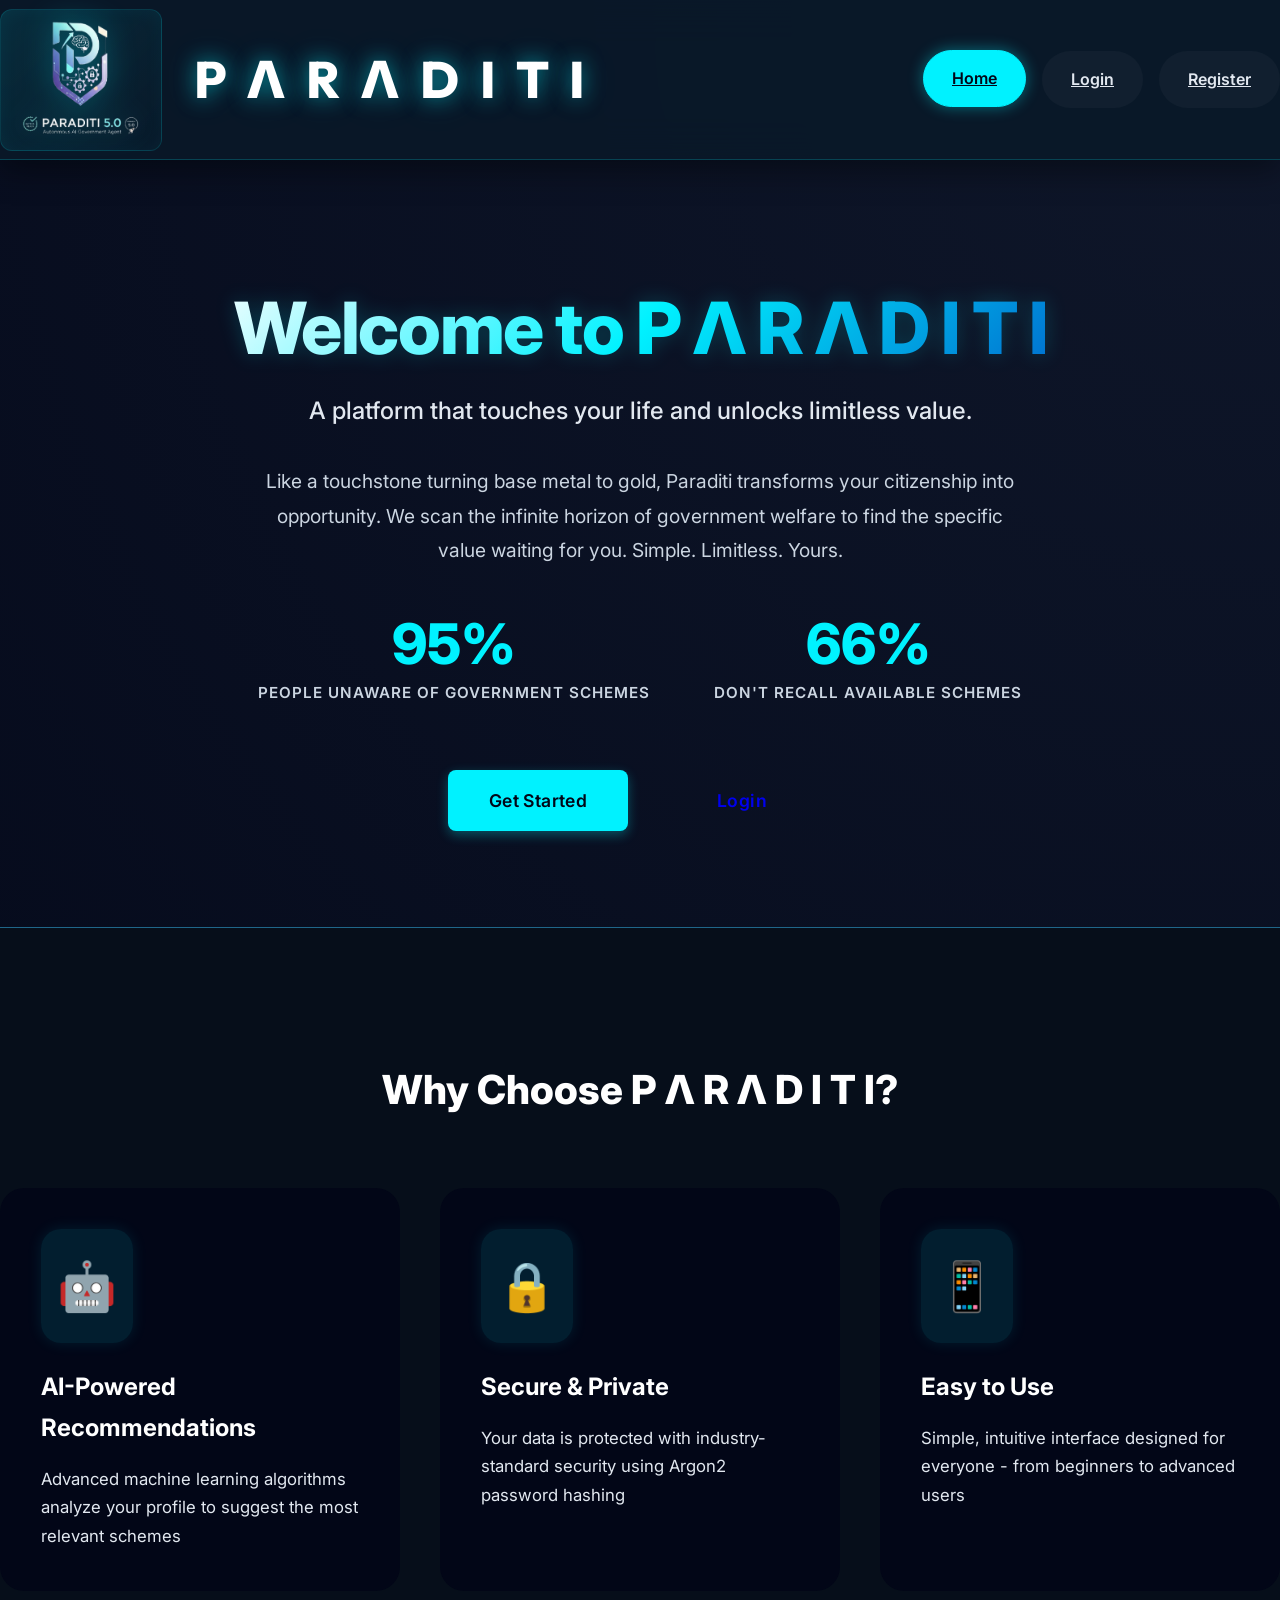
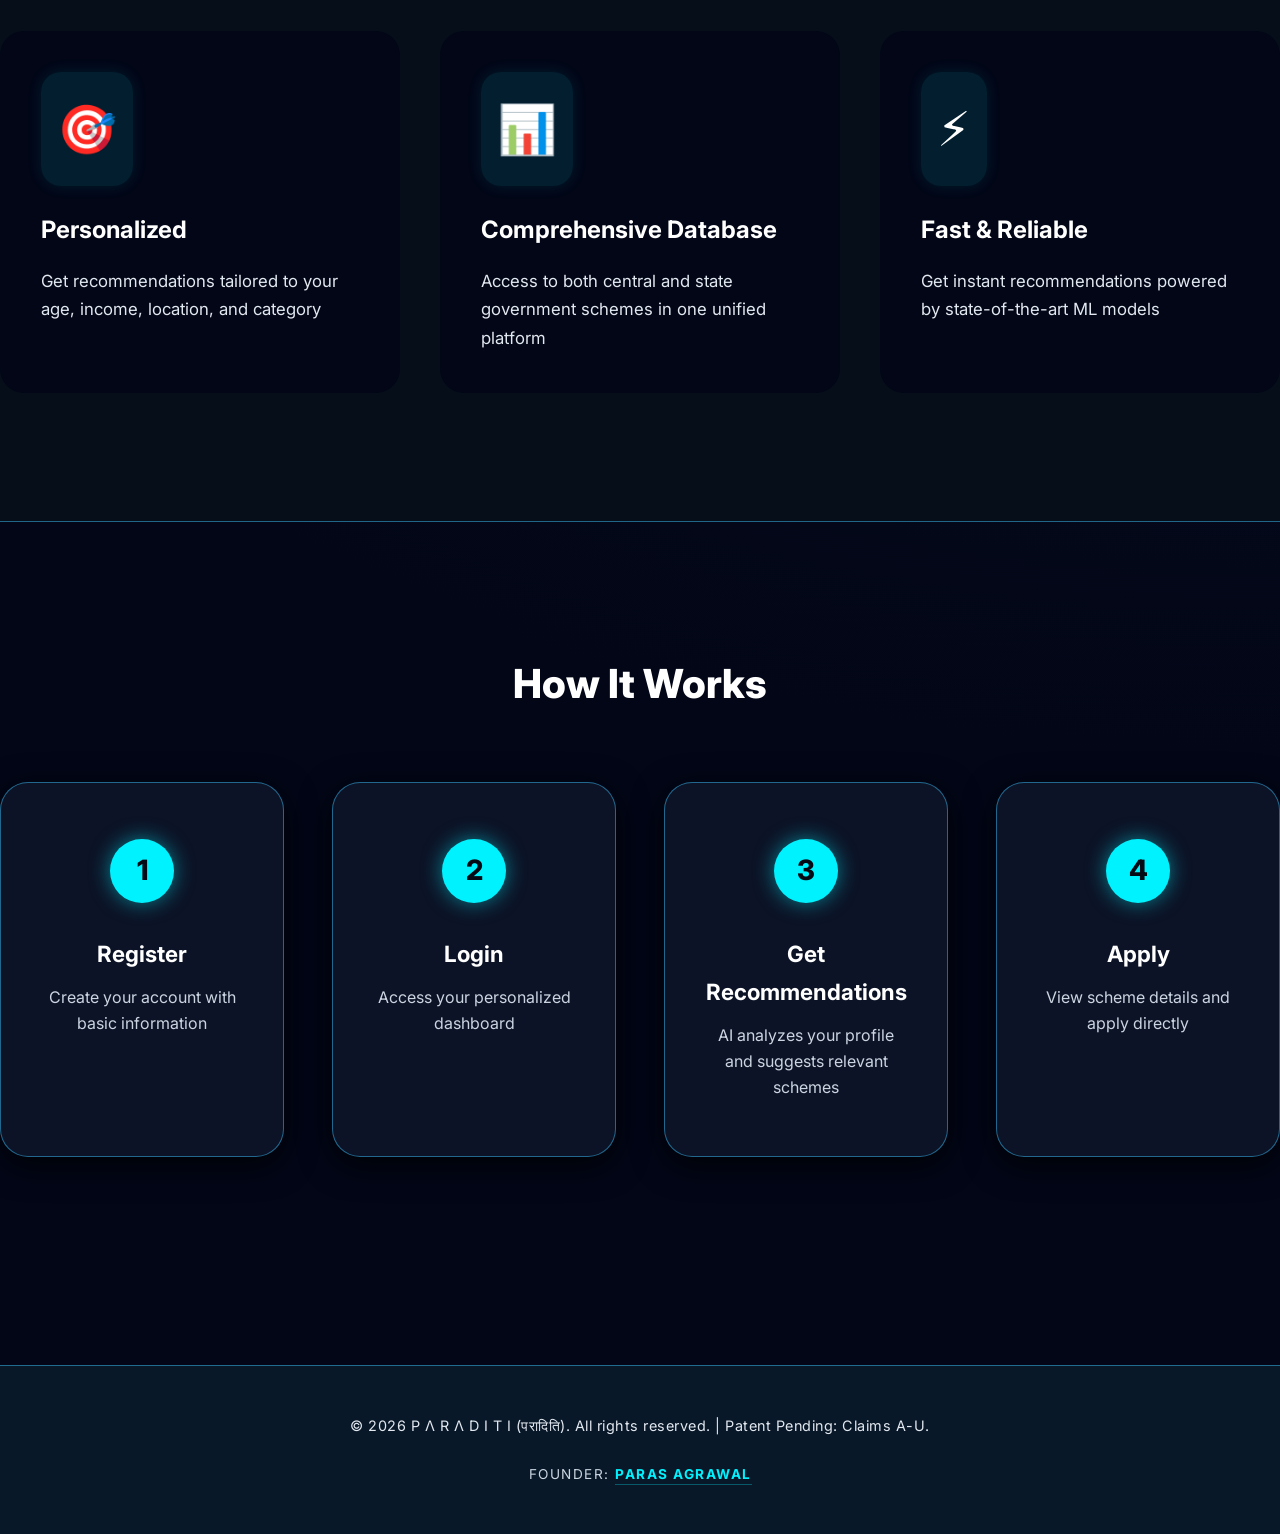
<file: frontend/index.html>
<!DOCTYPE html>
<html lang="en">

<head>
    <meta charset="UTF-8">
    <meta name="viewport" content="width=device-width, initial-scale=1.0">
    <title>P &Lambda; R &Lambda; D I T I (परादिति) - AI-Powered Government Scheme Recommender</title>
    <link rel="icon" type="image/png" href="logo.png">
    <link rel="preconnect" href="https://fonts.googleapis.com">
    <link rel="preconnect" href="https://fonts.gstatic.com" crossorigin>
    <link
        href="https://fonts.googleapis.com/css2?family=Internal:wght@100&family=Outfit:wght@300;400;500;600;700;800&family=Inter:wght@400;500;600&display=swap"
        rel="stylesheet">
    <link rel="stylesheet" href="styles.css">
</head>

<body>
    <nav class="navbar">
        <div class="container">
            <a href="index.html" class="nav-brand">
                <div class="logo-display-slot">
                    <img src="logo.png" alt="P Λ R Λ D I T I Logo" class="brand-logo-img">
                </div>
                <div class="brand-info">
                    <span class="brand-name">P &Lambda; R &Lambda; D I T I</span>
                </div>
            </a>
            <div class="nav-links">
                <a href="index.html" class="active">Home</a>
                <a href="login.html">Login</a>
                <a href="register.html">Register</a>
            </div>
        </div>
    </nav>

    <main>
        <section class="hero">
            <div class="container">
                <div class="hero-content">
                    <h2>Welcome to P &Lambda; R &Lambda; D I T I</h2>
                    <p class="hero-subtitle">A platform that touches your life and unlocks limitless value.</p>
                    <p class="hero-description">
                        Like a touchstone turning base metal to gold, Paraditi transforms your citizenship into
                        opportunity.
                        We scan the infinite horizon of government welfare to find the specific value waiting for you.
                        Simple. Limitless. Yours.
                    </p>
                    <div class="hero-stats">
                        <div class="stat">
                            <h3>95%</h3>
                            <p>People unaware of government schemes</p>
                        </div>
                        <div class="stat">
                            <h3>66%</h3>
                            <p>Don't recall available schemes</p>
                        </div>
                    </div>
                    <div class="hero-cta">
                        <a href="register.html" class="btn btn-primary">Get Started</a>
                        <a href="login.html" class="btn btn-secondary">Login</a>
                    </div>
                </div>
            </div>
        </section>

        <section class="features">
            <div class="container">
                <h2 class="section-title">Why Choose P &Lambda; R &Lambda; D I T I?</h2>
                <div class="features-grid">
                    <div class="feature-card">
                        <div class="feature-icon">🤖</div>
                        <h3>AI-Powered Recommendations</h3>
                        <p>Advanced machine learning algorithms analyze your profile to suggest the most relevant
                            schemes</p>
                    </div>
                    <div class="feature-card">
                        <div class="feature-icon">🔒</div>
                        <h3>Secure & Private</h3>
                        <p>Your data is protected with industry-standard security using Argon2 password hashing</p>
                    </div>
                    <div class="feature-card">
                        <div class="feature-icon">📱</div>
                        <h3>Easy to Use</h3>
                        <p>Simple, intuitive interface designed for everyone - from beginners to advanced users</p>
                    </div>
                    <div class="feature-card">
                        <div class="feature-icon">🎯</div>
                        <h3>Personalized</h3>
                        <p>Get recommendations tailored to your age, income, location, and category</p>
                    </div>
                    <div class="feature-card">
                        <div class="feature-icon">📊</div>
                        <h3>Comprehensive Database</h3>
                        <p>Access to both central and state government schemes in one unified platform</p>
                    </div>
                    <div class="feature-card">
                        <div class="feature-icon">⚡</div>
                        <h3>Fast & Reliable</h3>
                        <p>Get instant recommendations powered by state-of-the-art ML models</p>
                    </div>
                </div>
            </div>
        </section>

        <section class="how-it-works">
            <div class="container">
                <h2 class="section-title">How It Works</h2>
                <div class="steps">
                    <div class="step">
                        <div class="step-number">1</div>
                        <h3>Register</h3>
                        <p>Create your account with basic information</p>
                    </div>
                    <div class="step">
                        <div class="step-number">2</div>
                        <h3>Login</h3>
                        <p>Access your personalized dashboard</p>
                    </div>
                    <div class="step">
                        <div class="step-number">3</div>
                        <h3>Get Recommendations</h3>
                        <p>AI analyzes your profile and suggests relevant schemes</p>
                    </div>
                    <div class="step">
                        <div class="step-number">4</div>
                        <h3>Apply</h3>
                        <p>View scheme details and apply directly</p>
                    </div>
                </div>
            </div>
        </section>

    </main>

    <footer>
        <div class="container">
            <div class="footer-content">
                <p class="footer-info">&copy; 2026 P &Lambda; R &Lambda; D I T I (परादिति). All rights reserved. |
                    Patent Pending: Claims A-U.</p>
                <div class="footer-founder">
                    Founder: <span class="founder-name">PARAS AGRAWAL</span>
                </div>
            </div>
        </div>
    </footer>

    <script src="app.js"></script>
</body>

</html>
</file>
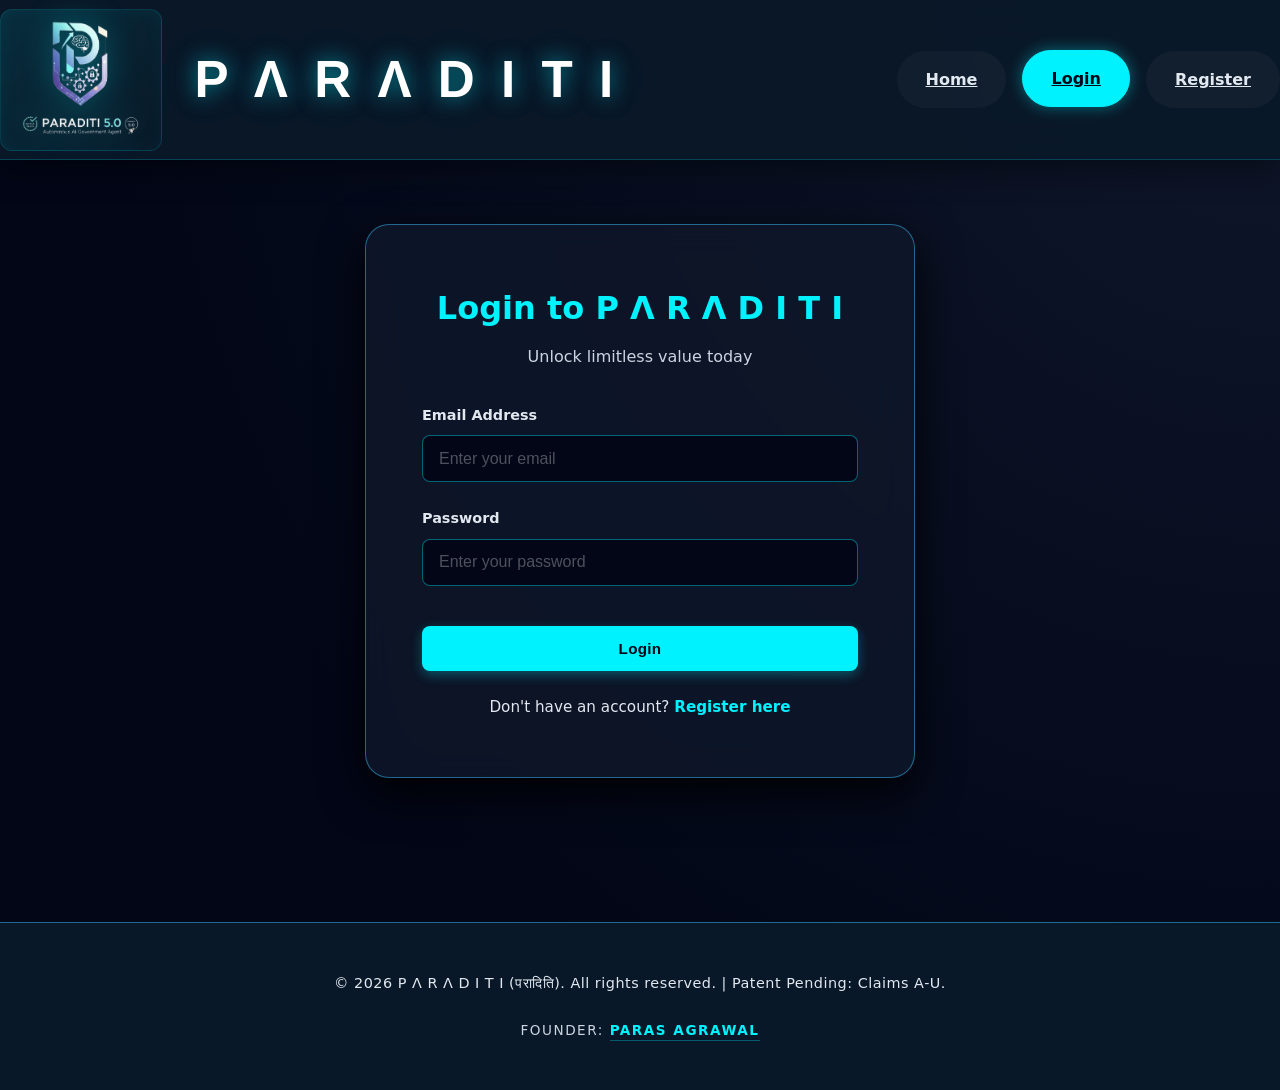
<file: frontend/dashboard.html>
<!DOCTYPE html>
<html lang="en">

<head>
    <meta charset="UTF-8">
    <meta name="viewport" content="width=device-width, initial-scale=1.0">
    <title>Dashboard - P &Lambda; R &Lambda; D I T I (परादिति)</title>
    <link rel="icon" type="image/png" href="logo.png">
    <link rel="stylesheet" href="styles.css">
</head>

<body>
    <nav class="navbar">
        <div class="container">
            <a href="index.html" class="nav-brand">
                <div class="logo-display-slot">
                    <img src="logo.png" alt="P Λ R Λ D I T I Logo" class="brand-logo-img">
                </div>
                <div class="brand-info">
                    <span class="brand-name">P &Lambda; R &Lambda; D I T I</span>
                </div>
            </a>
            <div class="nav-links">
                <a href="dashboard.html" class="active">Dashboard</a>
                <a href="#" id="profileLink">Profile</a>
                <a href="#" id="logoutLink">Logout</a>
            </div>
        </div>
    </nav>

    <main class="dashboard-container">
        <div class="container">
            <div class="dashboard-header">
                <h2>Welcome, <span id="userName">User</span>!</h2>
                <p>Unlock limitless value with your personalized recommendations</p>
            </div>

            <div class="stats-grid">
                <div class="stat-card">
                    <h3 id="viewedCount">0</h3>
                    <p>Schemes Viewed</p>
                </div>
                <div class="stat-card">
                    <h3 id="appliedCount">0</h3>
                    <p>Schemes Applied</p>
                </div>
                <div class="stat-card ubs-card"
                    title="Universal Beneficiary Score: Your readiness for government benefits">
                    <div class="ubs-score-container">
                        <h3 id="ubsScore">0</h3>
                        <span class="ubs-label">UBS</span>
                    </div>
                    <p>Beneficiary Score</p>
                </div>
                <div class="stat-card">
                    <h3 id="totalSchemes">0</h3>
                    <p>Total Available</p>
                </div>
            </div>

            <div class="life-journey-section" style="margin-bottom: 2rem;">
                <div style="display: flex; justify-content: space-between; align-items: center; margin-bottom: 1.5rem;">
                    <h3>🛤️ Your Welfare Life Journey</h3>
                    <button class="btn btn-sm btn-outline" onclick="loadLifeJourney()">Refresh Roadmap</button>
                </div>
                <div class="journey-timeline" id="journeyTimeline">
                    <div class="loading">Mapping your life events to schemes...</div>
                </div>
            </div>

            <!-- Economic Mobility Roadmap (Claim M & N) -->
            <div class="mobility-section"
                style="margin-bottom: 3rem; background: linear-gradient(135deg, rgba(0, 242, 255, 0.05) 0%, rgba(121, 40, 202, 0.05) 100%); border: 1px solid rgba(0, 242, 255, 0.1); padding: 2rem; border-radius: 24px;">
                <div style="display: flex; justify-content: space-between; align-items: center; margin-bottom: 1.5rem;">
                    <h3>🚀 Economic Mobility & ROI</h3>
                    <button class="btn btn-sm btn-outline" onclick="loadMobilityRoadmap()">Show Growth Path</button>
                </div>
                <div id="mobilityRoadmap" class="mobility-grid"
                    style="display: grid; grid-template-columns: 1fr 2fr; gap: 2rem;">
                    <div class="roi-card"
                        style="background: var(--card-bg); padding: 1.5rem; border-radius: 16px; border: 1px solid var(--glass-border);">
                        <p style="font-size: 0.8rem; opacity: 0.7; margin: 0;">Projected Income Growth</p>
                        <h2 id="projectedROI" style="margin: 0.5rem 0; color: var(--secondary-color);">₹0</h2>
                        <span id="roiPercentage" class="badge badge-success">0% ROI</span>
                    </div>
                    <div class="path-sequence" id="pathSequence"
                        style="background: var(--card-bg); padding: 1.5rem; border-radius: 16px; border: 1px solid var(--glass-border); display: flex; align-items: center; gap: 1rem;">
                        <span style="opacity: 0.6;">Apply for common schemes to unlock your personalized economic
                            graduation path.</span>
                    </div>
                </div>
            </div>

            <!-- Document Management Dashboard (Claim G: Intelligent Document Orchestrator) -->
            <div class="doc-dashboard-section" style="margin-bottom: 2rem;">
                <!-- 1. Document Overview Widget -->
                <div class="doc-overview-card"
                    style="background: linear-gradient(135deg, var(--secondary-color) 0%, var(--bg-color) 100%); color: white; padding: 2.5rem; border-radius: 20px; display: flex; justify-content: space-between; align-items: center; border: 1px solid var(--glass-border); box-shadow: var(--shadow-glow);">
                    <div>
                        <h3 style="margin: 0 0 0.5rem 0; font-size: 1.5rem;">📊 Your Smart Document Hub</h3>
                        <p style="margin: 0; opacity: 0.9; font-size: 0.9rem;">AI-Managed Repository • 2 Claims Pending
                            • <span id="docTotalCount">0</span> Documents</p>
                    </div>
                    <div style="display: flex; gap: 2rem; text-align: center;">
                        <div>
                            <div style="font-size: 1.5rem; font-weight: 700;" id="docVerifiedCount">0</div>
                            <div style="font-size: 0.8rem; opacity: 0.8;">Verified</div>
                        </div>
                        <div>
                            <div style="font-size: 1.5rem; font-weight: 700; color: #fca5a5;" id="docExpiringCount">0
                            </div>
                            <div style="font-size: 0.8rem; opacity: 0.8;">Expiring</div>
                        </div>
                        <div>
                            <div style="font-size: 1.5rem; font-weight: 700; color: #fdba74;" id="docMissingCount">0
                            </div>
                            <div style="font-size: 0.8rem; opacity: 0.8;">Missing</div>
                        </div>
                    </div>
                    <button class="btn btn-primary" onclick="showUploadModal()">+ Add New</button>
                </div>

                <!-- 2. Category Tabs & Filter -->
                <div class="doc-controls"
                    style="margin-top: 1.5rem; display: flex; justify-content: space-between; align-items: center; flex-wrap: wrap; gap: 1rem;">
                    <div class="doc-tabs" id="docCategoryTabs"
                        style="display: flex; gap: 0.5rem; overflow-x: auto; padding-bottom: 5px;">
                        <button class="btn btn-sm btn-outline active" onclick="filterDocs('all')">All</button>
                        <button class="btn btn-sm btn-outline" onclick="filterDocs('Identity')">Identity</button>
                        <button class="btn btn-sm btn-outline" onclick="filterDocs('Income')">Income</button>
                        <button class="btn btn-sm btn-outline" onclick="filterDocs('Address')">Address</button>
                        <button class="btn btn-sm btn-outline" onclick="filterDocs('Education')">Educational</button>
                        <button class="btn btn-sm btn-outline" onclick="filterDocs('Bank')">Bank</button>
                    </div>
                    <div class="doc-search" style="position: relative;">
                        <input type="text" placeholder="🔍 Search documents..." onkeyup="searchDocs(this.value)"
                            style="padding: 0.8rem 1.5rem; border-radius: 24px; border: 1px solid var(--glass-border); background: var(--input-bg); color: white; width: 280px; outline: none;">
                    </div>
                </div>

                <!-- 3. Missing Documents Alert (Claim G) -->
                <div id="missingDocsAlert"
                    style="display: none; margin-top: 1.5rem; background: rgba(253, 186, 116, 0.1); border: 1px solid rgba(253, 186, 116, 0.3); padding: 1rem; border-radius: 12px; display: flex; align-items: center; gap: 1rem;">
                    <div style="font-size: 1.5rem;">⚠️</div>
                    <div>
                        <strong style="color: #fdba74;">Action Required:</strong>
                        <span id="missingDocsList" style="font-size: 0.9rem; color: #fdba74;">Upload your missing
                            documents to improve eligibility.</span>
                    </div>
                </div>

                <!-- 4. Document Library Grid -->
                <div id="documentLibrary" class="doc-grid"
                    style="display: grid; grid-template-columns: repeat(auto-fill, minmax(280px, 1fr)); gap: 1.5rem; margin-top: 1.5rem;">
                    <!-- Doc Cards injected via JS -->
                    <div class="loading">Loading Intelligent Document Library...</div>
                </div>
            </div>

            <div class="dashboard-actions">
                <button class="btn btn-primary" onclick="loadRecommendedSchemes()">Refresh Recommendations</button>
                <button class="btn btn-secondary" onclick="loadAllSchemes()">View All Schemes</button>
                <button class="btn btn-secondary" onclick="showProfileModal()">Update Profile</button>
                <button class="btn btn-secondary" id="syncApisetuBtn" onclick="syncFromApiSetu()">Sync from API
                    Setu</button>
            </div>

            <div class="schemes-section">
                <h3>Recommended Schemes for You</h3>
                <div id="schemesContainer">
                    <div class="loading">Loading recommendations...</div>
                </div>
            </div>

            <!-- Social Credit & FinTech Integration (Claim R & O) -->
            <div class="fintech-section"
                style="margin-top: 3rem; display: grid; grid-template-columns: repeat(auto-fit, minmax(300px, 1fr)); gap: 1.5rem;">
                <div class="social-credit-card"
                    style="background: var(--card-bg); padding: 2rem; border-radius: 24px; border: 1px solid var(--glass-border); text-align: center;">
                    <h4 style="margin: 0; opacity: 0.7;">Social Credit Score (Claim R)</h4>
                    <div style="font-size: 3.5rem; font-weight: 800; color: var(--secondary-color); margin: 1rem 0;"
                        id="socialCreditScore">---</div>
                    <div id="riskTier" class="badge">Checking...</div>
                    <p style="font-size: 0.8rem; margin-top: 1rem;">Lending Limit: <strong id="lendingLimit">₹0</strong>
                    </p>
                    <button class="btn btn-sm btn-outline" onclick="loadSocialCredit()">Recalculate Score</button>
                </div>

                <div class="agent-portal-teaser"
                    style="background: linear-gradient(135deg, rgba(121, 40, 202, 0.1) 0%, rgba(0, 242, 255, 0.1) 100%); padding: 2rem; border-radius: 24px; border: 1px solid var(--glass-border);">
                    <h3 style="margin-top: 0;">🤝 Paraditi Agent Portal</h3>
                    <p>Become a welfare champion in your village and earn for every citizen you assist.</p>
                    <div id="agentStatus" style="margin-bottom: 1.5rem;">
                        <span class="badge">Status: Standard User</span>
                    </div>
                    <div id="agentActionGrid" style="display: grid; gap: 1rem;">
                        <button class="btn btn-primary btn-block" onclick="registerAsAgent()" id="joinAgentBtn">Join
                            Agent Network (Claim P)</button>
                        <button class="btn btn-success btn-block" onclick="alert('Claim P: Triage Console Loading...')"
                            id="workAgentBtn" style="display: none;">🚀 Open Triage Workspace</button>
                        <button class="btn btn-outline btn-block" onclick="leaveAgentProgram()" id="leaveAgentBtn"
                            style="display: none; border-color: rgba(244, 63, 94, 0.4); color: #f43f5e;">Leave Agent
                            Post</button>
                    </div>
                </div>
            </div>
        </div>
    </main>

    <footer>
        <div class="container">
            <div class="footer-content">
                <p class="footer-info">&copy; 2026 P &Lambda; R &Lambda; D I T I (परादिति). All rights reserved. |
                    Patent Pending: Claims A-U.</p>
                <div class="footer-founder">
                    Founder: <span class="founder-name">PARAS AGRAWAL</span>
                </div>
            </div>
        </div>
    </footer>

    <!-- Scheme Detail Modal -->
    <div id="schemeModal" class="modal">
        <div class="modal-content">
            <span class="close">&times;</span>
            <div id="schemeDetails"></div>
        </div>
    </div>

    <!-- Profile Modal -->
    <div id="profileModal" class="modal">
        <div class="modal-content">
            <span class="close" onclick="closeProfileModal()">&times;</span>
            <h2>Update Profile</h2>
            <form id="profileForm">
                <div class="form-row">
                    <div class="form-group">
                        <label for="profileName">Full Name</label>
                        <input type="text" id="profileName" name="name" required>
                    </div>
                    <div class="form-group">
                        <label for="profileAge">Age</label>
                        <input type="number" id="profileAge" name="age" min="1" max="120">
                    </div>
                </div>
                <div class="form-row">
                    <div class="form-group">
                        <label for="profileGender">Gender</label>
                        <select id="profileGender" name="gender">
                            <option value="">Select Gender</option>
                            <option value="Male">Male</option>
                            <option value="Female">Female</option>
                            <option value="Other">Other</option>
                        </select>
                    </div>
                    <div class="form-group">
                        <label for="profileState">State</label>
                        <select id="profileState" name="state">
                            <option value="">Select State</option>
                            <option value="Delhi">Delhi</option>
                            <option value="Maharashtra">Maharashtra</option>
                            <option value="Karnataka">Karnataka</option>
                            <option value="Tamil Nadu">Tamil Nadu</option>
                            <option value="Gujarat">Gujarat</option>
                            <option value="Rajasthan">Rajasthan</option>
                            <option value="Uttar Pradesh">Uttar Pradesh</option>
                            <option value="West Bengal">West Bengal</option>
                            <option value="Bihar">Bihar</option>
                            <option value="Punjab">Punjab</option>
                            <option value="Haryana">Haryana</option>
                            <option value="Kerala">Kerala</option>
                            <option value="Odisha">Odisha</option>
                            <option value="Madhya Pradesh">Madhya Pradesh</option>
                            <option value="Andhra Pradesh">Andhra Pradesh</option>
                            <option value="Telangana">Telangana</option>
                            <option value="Assam">Assam</option>
                            <option value="Jharkhand">Jharkhand</option>
                            <option value="Chhattisgarh">Chhattisgarh</option>
                            <option value="Himachal Pradesh">Himachal Pradesh</option>
                            <option value="Uttarakhand">Uttarakhand</option>
                            <option value="Goa">Goa</option>
                            <option value="Manipur">Manipur</option>
                            <option value="Meghalaya">Meghalaya</option>
                            <option value="Mizoram">Mizoram</option>
                            <option value="Nagaland">Nagaland</option>
                            <option value="Tripura">Tripura</option>
                            <option value="Arunachal Pradesh">Arunachal Pradesh</option>
                            <option value="Sikkim">Sikkim</option>
                            <option value="Jammu and Kashmir">Jammu and Kashmir</option>
                            <option value="Ladakh">Ladakh</option>
                        </select>
                    </div>
                </div>
                <div class="form-row">
                    <div class="form-group">
                        <label for="profileIncome">Monthly Income (Rs.)</label>
                        <input type="number" id="profileIncome" name="income" min="0">
                    </div>
                    <div class="form-group">
                        <label for="profileCategory">Category</label>
                        <select id="profileCategory" name="category">
                            <option value="">Select Category</option>
                            <option value="General">General</option>
                            <option value="SC">SC (Scheduled Caste)</option>
                            <option value="ST">ST (Scheduled Tribe)</option>
                            <option value="OBC">OBC (Other Backward Class)</option>
                            <option value="EWS">EWS (Economically Weaker Section)</option>
                        </select>
                    </div>
                </div>
                <div class="form-group">
                    <label for="profileOccupation">Occupation</label>
                    <select id="profileOccupation" name="occupation">
                        <option value="">Select Occupation</option>
                        <option value="Farmer">Farmer</option>
                        <option value="Student">Student</option>
                        <option value="Employee">Employee</option>
                        <option value="Business">Business</option>
                        <option value="Self Employed">Self Employed</option>
                        <option value="Unemployed">Unemployed</option>
                        <option value="Retired">Retired</option>
                        <option value="Homemaker">Homemaker</option>
                        <option value="Other">Other</option>
                    </select>
                </div>
                <div class="form-group">
                    <button type="submit" class="btn btn-primary btn-block">Update Profile</button>
                </div>
            </form>
            <div id="profileErrorMessage" class="error-message" style="display: none;"></div>
        </div>
    </div>

    <!-- Apply Review Modal -->
    <div id="applyModal" class="modal">
        <div class="modal-content" style="max-width: 500px;">
            <span class="close" onclick="closeApplyModal()">&times;</span>
            <h2>Review Application</h2>
            <div id="applicationReviewContent">
                <p>Review your details before submitting to <strong><span id="applySchemeName"></span></strong>.</p>
                <div class="review-section"
                    style="background: rgba(255, 255, 255, 0.05); border: 1px solid var(--glass-border); padding: 1rem; border-radius: 12px; margin: 1rem 0;">
                    <h4>Applicant Details</h4>
                    <p><strong>Name:</strong> <span id="reviewName"></span></p>
                    <p><strong>Age:</strong> <span id="reviewAge"></span></p>
                    <p><strong>Income:</strong> ₹<span id="reviewIncome"></span></p>
                </div>
                <div class="review-section"
                    style="background: rgba(0, 242, 255, 0.05); border: 1px solid rgba(0, 242, 255, 0.2); padding: 1rem; border-radius: 12px; margin: 1rem 0;">
                    <h4>Attached Documents (Compressed)</h4>
                    <ul id="reviewDocsList" style="padding-left: 1.2rem; margin-bottom: 0;"></ul>
                </div>
                <div style="display: flex; gap: 1rem; margin-top: 1.5rem;">
                    <button class="btn btn-secondary" onclick="closeApplyModal()" style="flex: 1;">Cancel</button>
                    <button class="btn btn-primary" id="confirmApplyBtn" style="flex: 1;">✅ Confirm & Submit</button>
                </div>
            </div>
            <div id="applicationSuccess" style="display: none; text-align: center;">
                <div style="font-size: 3rem; margin-bottom: 1rem;">🎉</div>
                <h3>Application Submitted!</h3>
                <p>Your application has been securely transmitted.</p>
                <p style="background: #eee; padding: 0.5rem; border-radius: 4px; display: inline-block;">Ref ID: <strong
                        id="successRefId"></strong></p>
                <button class="btn btn-primary" onclick="closeApplyModal()"
                    style="display: block; width: 100%; margin-top: 1rem;">Done</button>
            </div>
        </div>
    </div>

    <!-- Upload Document Modal -->
    <div id="uploadModal" class="modal">
        <div class="modal-content">
            <span class="close" onclick="closeUploadModal()">&times;</span>
            <h2>Add New Document</h2>
            <form id="uploadDocForm" onsubmit="handleUploadSubmit(event)">
                <div class="form-group">
                    <label>Category</label>
                    <select id="uploadCategory" name="category" required onchange="updateDocTypes()">
                        <option value="Identity">Identity Proof</option>
                        <option value="Income">Income Proof</option>
                        <option value="Address">Address Proof</option>
                        <option value="Education">Educational</option>
                        <option value="Bank">Bank Document</option>
                        <option value="Other">Other</option>
                    </select>
                </div>
                <div class="form-group">
                    <label>Document Type</label>
                    <select id="uploadDocType" name="doc_type" required>
                        <!-- Populated by JS -->
                        <option value="Aadhaar Card">Aadhaar Card</option>
                        <option value="PAN Card">PAN Card</option>
                    </select>
                </div>
                <div class="form-group">
                    <label>Select File</label>
                    <input type="file" id="uploadFile" name="file" required accept=".pdf,.jpg,.jpeg,.png">
                    <small style="color: #666;">Supported: PDF, JPG, PNG (Max 5MB)</small>
                </div>
                <button type="submit" class="btn btn-primary" id="startUploadBtn">Upload & Process</button>
            </form>
            <div id="uploadProgress" style="display: none; margin-top: 1rem;">
                <div style="background: #eee; height: 6px; border-radius: 3px; overflow: hidden;">
                    <div id="uploadProgressBar"
                        style="width: 0%; height: 100%; background: var(--primary-color); transition: width 0.3s;">
                    </div>
                </div>
                <p style="text-align: center; font-size: 0.8rem; margin-top: 0.5rem;" id="uploadStatusText">
                    Compressing...</p>
            </div>
        </div>
    </div>

    <!-- SAHAJ 3.0: AI Avatar Widget -->
    <!-- PARADITI 4.0: Aditi AI Experience (Rebuilt) -->
    <div id="aditi-experience">
        <!-- Intelligent Trigger (Crystalline Orb) -->
        <div class="aditi-orb" onclick="toggleAditi()" title="Talk to Aditi">
            <div class="orb-inner"></div>
            <div class="orb-ring"></div>
            <img src="https://api.dicebear.com/7.x/notionists/svg?seed=Aditi&backgroundColor=b6e3f4" alt="Aditi"
                class="orb-avatar">
        </div>

        <!-- Glassmorphism Main Interface -->
        <div class="aditi-glass-panel" id="aditiPanel">
            <!-- Header -->
            <div class="aditi-glass-header">
                <div class="header-profile">
                    <div class="status-dot online"></div>
                    <img src="https://api.dicebear.com/7.x/notionists/svg?seed=Aditi&backgroundColor=b6e3f4"
                        alt="Aditi Profile">
                    <div class="header-info">
                        <h3>Aditi AI</h3>
                        <span>The Limitless Intelligence</span>
                    </div>
                </div>
                <div class="header-actions">
                    <button class="icon-btn" onclick="minimizeAditi()">−</button>
                    <button class="icon-btn" onclick="toggleAditi()">✕</button>
                </div>
            </div>

            <!-- Chat Area -->
            <div class="aditi-glass-body" id="aditiMessages">
                <!-- Welcome Message -->
                <div class="chat-message bot">
                    <div class="message-content">
                        Namaste! 🙏 I'm Aditi, your personal guide to government schemes.
                        <br><br>
                        I can help you find eligibility, apply for loans, or understand benefits in your language.
                    </div>
                    <div class="message-time">Just now</div>
                </div>
            </div>

            <!-- Quick Suggestions -->
            <div class="aditi-suggestions" id="aditiSuggestions">
                <button class="chip" onclick="askAditi('Find schemes for students')">🎓 Student Loans</button>
                <button class="chip" onclick="askAditi('Farming subsidies')">🌾 Farming</button>
                <button class="chip" onclick="askAditi('Housing assistance')">🏠 Housing</button>
                <button class="chip" onclick="askAditi('Check my eligibility')">✅ Eligibility</button>
            </div>

            <!-- Input Area -->
            <div class="aditi-glass-footer">
                <div class="input-wrapper">
                    <input type="text" id="aditiInput" placeholder="Type or speak in your dialect..."
                        onkeypress="handleAditiKey(event)">
                    <button class="mic-btn" onclick="startVoiceDiscovery()" id="aditiMicBtn"
                        title="Dialect-Adaptive Voice Discovery (Claim I)">🎙️</button>
                </div>
                <button class="send-btn" onclick="sendAditiMessage()">
                    ➤
                </button>
            </div>
        </div>
    </div>

    <script src="app.js"></script>
</body>

</html>
</file>
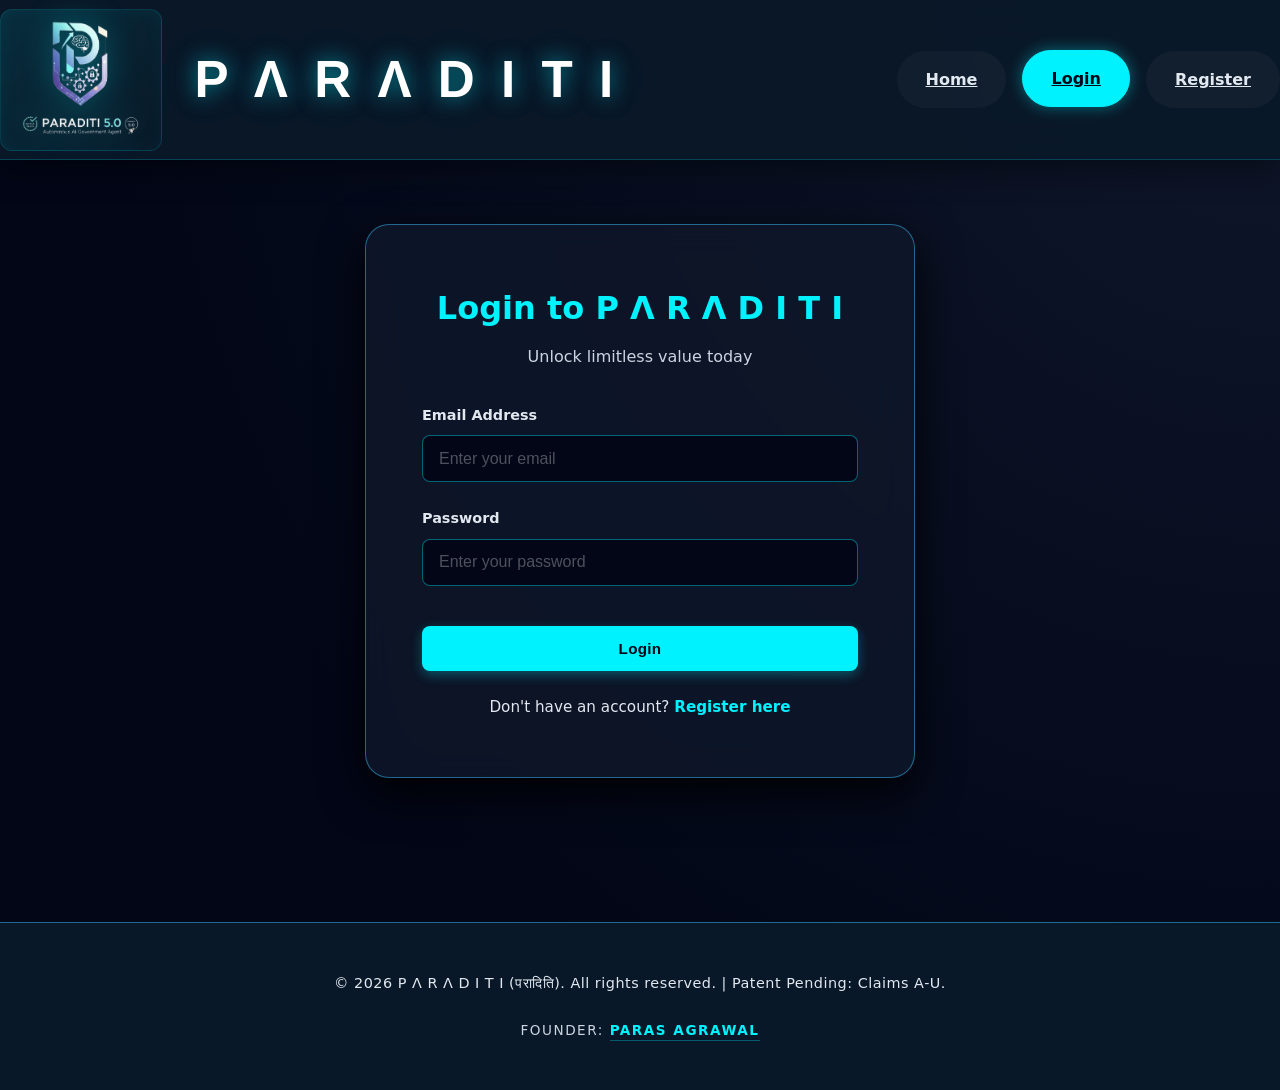
<file: frontend/login.html>
<!DOCTYPE html>
<html lang="en">

<head>
    <meta charset="UTF-8">
    <meta name="viewport" content="width=device-width, initial-scale=1.0">
    <title>Login - P &Lambda; R &Lambda; D I T I (परादिति)</title>
    <link rel="icon" type="image/png" href="logo.png">
    <link rel="stylesheet" href="styles.css">
</head>

<body>
    <nav class="navbar">
        <div class="container">
            <a href="index.html" class="nav-brand">
                <div class="logo-display-slot">
                    <img src="logo.png" alt="P Λ R Λ D I T I Logo" class="brand-logo-img">
                </div>
                <div class="brand-info">
                    <span class="brand-name">P &Lambda; R &Lambda; D I T I</span>
                </div>
            </a>
            <div class="nav-links">
                <a href="index.html">Home</a>
                <a href="login.html" class="active">Login</a>
                <a href="register.html">Register</a>
            </div>
        </div>
    </nav>

    <main class="auth-container">
        <div class="auth-card">
            <h2>Login to P &Lambda; R &Lambda; D I T I</h2>
            <p class="auth-subtitle">Unlock limitless value today</p>

            <form id="loginForm">
                <div class="form-group">
                    <label for="email">Email Address</label>
                    <input type="email" id="email" name="email" required placeholder="Enter your email">
                </div>

                <div class="form-group">
                    <label for="password">Password</label>
                    <input type="password" id="password" name="password" required placeholder="Enter your password">
                </div>

                <div class="form-group">
                    <button type="submit" class="btn btn-primary btn-block">Login</button>
                </div>

                <div class="form-footer">
                    <p>Don't have an account? <a href="register.html">Register here</a></p>
                </div>
            </form>

            <div id="errorMessage" class="error-message" style="display: none;"></div>
        </div>
    </main>

    <footer>
        <div class="container">
            <div class="footer-content">
                <p class="footer-info">&copy; 2026 P &Lambda; R &Lambda; D I T I (परादिति). All rights reserved. |
                    Patent Pending: Claims A-U.</p>
                <div class="footer-founder">
                    Founder: <span class="founder-name">PARAS AGRAWAL</span>
                </div>
            </div>
        </div>
    </footer>

    <script src="app.js"></script>
</body>

</html>
</file>
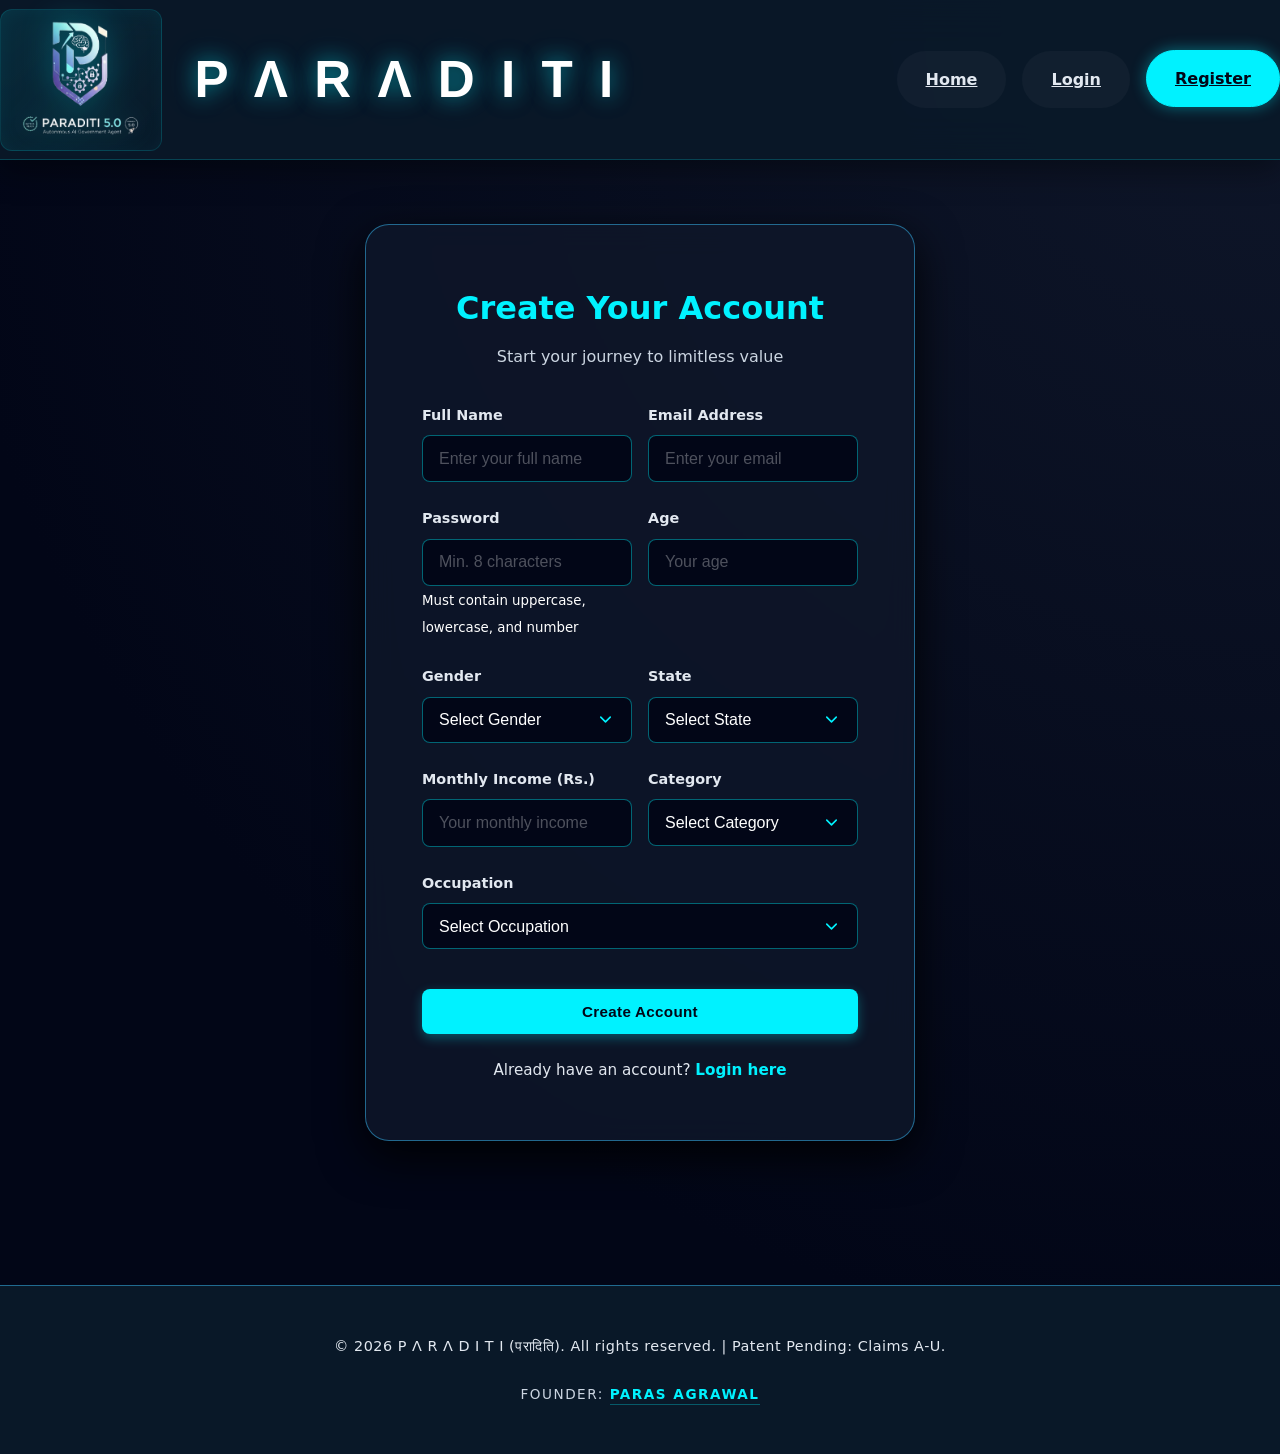
<file: frontend/register.html>
<!DOCTYPE html>
<html lang="en">

<head>
    <meta charset="UTF-8">
    <meta name="viewport" content="width=device-width, initial-scale=1.0">
    <title>Register - P &Lambda; R &Lambda; D I T I (परादिति)</title>
    <link rel="icon" type="image/png" href="logo.png">
    <link rel="stylesheet" href="styles.css">
</head>

<body>
    <nav class="navbar">
        <div class="container">
            <a href="index.html" class="nav-brand">
                <div class="logo-display-slot">
                    <img src="logo.png" alt="P Λ R Λ D I T I Logo" class="brand-logo-img">
                </div>
                <div class="brand-info">
                    <span class="brand-name">P &Lambda; R &Lambda; D I T I</span>
                </div>
            </a>
            <div class="nav-links">
                <a href="index.html">Home</a>
                <a href="login.html">Login</a>
                <a href="register.html" class="active">Register</a>
            </div>
        </div>
    </nav>

    <main class="auth-container">
        <div class="auth-card">
            <h2>Create Your Account</h2>
            <p class="auth-subtitle">Start your journey to limitless value</p>

            <form id="registerForm">
                <div class="form-row">
                    <div class="form-group">
                        <label for="name">Full Name</label>
                        <input type="text" id="name" name="name" required placeholder="Enter your full name">
                    </div>

                    <div class="form-group">
                        <label for="email">Email Address</label>
                        <input type="email" id="email" name="email" required placeholder="Enter your email">
                    </div>
                </div>

                <div class="form-row">
                    <div class="form-group">
                        <label for="password">Password</label>
                        <input type="password" id="password" name="password" required placeholder="Min. 8 characters">
                        <small>Must contain uppercase, lowercase, and number</small>
                    </div>

                    <div class="form-group">
                        <label for="age">Age</label>
                        <input type="number" id="age" name="age" min="1" max="120" placeholder="Your age">
                    </div>
                </div>

                <div class="form-row">
                    <div class="form-group">
                        <label for="gender">Gender</label>
                        <select id="gender" name="gender">
                            <option value="">Select Gender</option>
                            <option value="Male">Male</option>
                            <option value="Female">Female</option>
                            <option value="Other">Other</option>
                        </select>
                    </div>

                    <div class="form-group">
                        <label for="state">State</label>
                        <select id="state" name="state">
                            <option value="">Select State</option>
                            <option value="Delhi">Delhi</option>
                            <option value="Maharashtra">Maharashtra</option>
                            <option value="Karnataka">Karnataka</option>
                            <option value="Tamil Nadu">Tamil Nadu</option>
                            <option value="Gujarat">Gujarat</option>
                            <option value="Rajasthan">Rajasthan</option>
                            <option value="Uttar Pradesh">Uttar Pradesh</option>
                            <option value="West Bengal">West Bengal</option>
                            <option value="Bihar">Bihar</option>
                            <option value="Punjab">Punjab</option>
                            <option value="Haryana">Haryana</option>
                            <option value="Kerala">Kerala</option>
                            <option value="Odisha">Odisha</option>
                            <option value="Madhya Pradesh">Madhya Pradesh</option>
                            <option value="Andhra Pradesh">Andhra Pradesh</option>
                            <option value="Telangana">Telangana</option>
                            <option value="Assam">Assam</option>
                            <option value="Jharkhand">Jharkhand</option>
                            <option value="Chhattisgarh">Chhattisgarh</option>
                            <option value="Himachal Pradesh">Himachal Pradesh</option>
                            <option value="Uttarakhand">Uttarakhand</option>
                            <option value="Goa">Goa</option>
                            <option value="Manipur">Manipur</option>
                            <option value="Meghalaya">Meghalaya</option>
                            <option value="Mizoram">Mizoram</option>
                            <option value="Nagaland">Nagaland</option>
                            <option value="Tripura">Tripura</option>
                            <option value="Arunachal Pradesh">Arunachal Pradesh</option>
                            <option value="Sikkim">Sikkim</option>
                            <option value="Jammu and Kashmir">Jammu and Kashmir</option>
                            <option value="Ladakh">Ladakh</option>
                        </select>
                    </div>
                </div>

                <div class="form-row">
                    <div class="form-group">
                        <label for="income">Monthly Income (Rs.)</label>
                        <input type="number" id="income" name="income" min="0" placeholder="Your monthly income">
                    </div>

                    <div class="form-group">
                        <label for="category">Category</label>
                        <select id="category" name="category">
                            <option value="">Select Category</option>
                            <option value="General">General</option>
                            <option value="SC">SC (Scheduled Caste)</option>
                            <option value="ST">ST (Scheduled Tribe)</option>
                            <option value="OBC">OBC (Other Backward Class)</option>
                            <option value="EWS">EWS (Economically Weaker Section)</option>
                        </select>
                    </div>
                </div>

                <div class="form-group">
                    <label for="occupation">Occupation</label>
                    <select id="occupation" name="occupation">
                        <option value="">Select Occupation</option>
                        <option value="Farmer">Farmer</option>
                        <option value="Student">Student</option>
                        <option value="Employee">Employee</option>
                        <option value="Business">Business</option>
                        <option value="Self Employed">Self Employed</option>
                        <option value="Unemployed">Unemployed</option>
                        <option value="Retired">Retired</option>
                        <option value="Homemaker">Homemaker</option>
                        <option value="Other">Other</option>
                    </select>
                </div>

                <div class="form-group">
                    <button type="submit" class="btn btn-primary btn-block">Create Account</button>
                </div>

                <div class="form-footer">
                    <p>Already have an account? <a href="login.html">Login here</a></p>
                </div>
            </form>

            <div id="errorMessage" class="error-message" style="display: none;"></div>
        </div>
    </main>

    <footer>
        <div class="container">
            <div class="footer-content">
                <p class="footer-info">&copy; 2026 P &Lambda; R &Lambda; D I T I (परादिति). All rights reserved. |
                    Patent Pending: Claims A-U.</p>
                <div class="footer-founder">
                    Founder: <span class="founder-name">PARAS AGRAWAL</span>
                </div>
            </div>
        </div>
    </footer>

    <script src="app.js"></script>
</body>

</html>
</file>
<file: frontend/styles.css>
/* Reset and Base Styles */
* {
    margin: 0;
    padding: 0;
    box-sizing: border-box;
}

:root {
    /* HIGH-CONTRAST CYBER PALETTE */
    --primary-color: #00f2ff;
    /* Electric Cyan */
    --primary-hover: #00d1e0;
    --secondary-color: #0066cc;
    /* High-Visibility Blue */
    --accent-color: #ff00ff;
    /* Magenta Pulse */

    /* BACKGROUNDS (High Contrast Mode) */
    --bg-color: #020617;
    /* Slate 950 - Deepest Dark for Max Contrast */
    --card-bg: rgba(15, 23, 42, 0.85);
    /* Darker, more opaque card for text pop */
    --glass-border: rgba(56, 189, 248, 0.5);
    /* Stronger Border Definition */
    --body-bg-gradient: radial-gradient(circle at top right, #0f172a 0%, #020617 70%);

    /* NAVBAR THEME */
    --nav-bg: rgba(2, 6, 23, 0.95);
    --nav-text: #ffffff;
    --nav-border: rgba(0, 242, 255, 0.4);

    /* TEXT (Maximum Legibility) */
    --text-primary: #ffffff;
    /* Pure White */
    --text-secondary: #e2e8f0;
    /* Slate 200 (Very Bright Grey) */
    --text-light: #cbd5e1;
    /* Slate 300 (Bright Grey) */
    --text-neon: #00f2ff;

    /* INPUTS (High Visibility) */
    --input-bg: rgba(2, 6, 23, 0.9);
    --input-border: rgba(0, 242, 255, 0.4);
    --input-focus: #00f2ff;

    /* LUXURY EFFECTS */
    --shadow-sm: 0 2px 5px rgba(0, 0, 0, 0.3);
    --shadow: 0 8px 32px 0 rgba(0, 0, 0, 0.8);
    --shadow-lg: 0 15px 45px rgba(0, 0, 0, 0.9);
    --shadow-glow: 0 0 20px rgba(0, 242, 255, 0.4);
    --radius: 16px;
    --transition: all 0.3s cubic-bezier(0.175, 0.885, 0.32, 1.275);
}

@keyframes spin {
    from {
        transform: rotate(0deg);
    }

    to {
        transform: rotate(360deg);
    }
}

body {
    font-family: 'Inter', system-ui, -apple-system, sans-serif;
    background-color: var(--bg-color);
    background-image: var(--body-bg-gradient);
    color: var(--text-primary);
    line-height: 1.7;
    /* Improved line height for readability */
    font-size: 16px;
    /* Explicit base size */
    overflow-x: hidden;
    min-height: 100vh;
    display: flex;
    flex-direction: column;
}

/* Dark Modern Navbar for White Logo */
/* --- THE NEW FUTURISTIC NAV HUB --- */
.navbar {
    background: rgba(10, 25, 41, 0.95);
    /* Deep Cyber Blue */
    backdrop-filter: blur(20px);
    -webkit-backdrop-filter: blur(20px);
    height: 160px;
    /* Significantly increased height for the mega logo */
    position: sticky;
    top: 0;
    z-index: 1000;
    border-bottom: 1px solid rgba(0, 242, 255, 0.2);
    display: flex;
    align-items: center;
    box-shadow: 0 10px 30px rgba(0, 0, 0, 0.4);
}

.navbar .container {
    display: flex;
    justify-content: space-between;
    align-items: center;
    width: 100%;
}

.nav-brand {
    display: flex;
    align-items: center;
    text-decoration: none;
    height: 100%;
}

/* SPECIAL LOGO DISPLAY SECTION */
.logo-display-slot {
    background: linear-gradient(135deg, rgba(0, 242, 255, 0.1) 0%, rgba(10, 25, 41, 0.5) 100%);
    padding: 10px 20px;
    border-radius: 12px;
    border: 1px solid rgba(0, 242, 255, 0.15);
    display: flex;
    align-items: center;
    justify-content: center;
    margin-right: 2rem;
    box-shadow: inset 0 0 20px rgba(0, 242, 255, 0.05);
    transition: all 0.4s ease;
}

.logo-display-slot:hover {
    border-color: rgba(0, 242, 255, 0.5);
    box-shadow: 0 0 30px rgba(0, 242, 255, 0.2);
    background: rgba(0, 242, 255, 0.15);
}

.nav-logo {
    display: none;
    /* This was the old CSS-based logo, now hidden */
}

/* The Radiant Star Logo */
/* Image-based Logo */
.brand-logo-img {
    height: 120px;
    /* Big enough to read the small text inside the logo */
    width: auto;
    filter: drop-shadow(0 0 15px rgba(0, 242, 255, 0.4));
    transition: transform 0.4s cubic-bezier(0.175, 0.885, 0.32, 1.275);
    /* No more scale(2.4) - using actual height for proper layout flow */
}

.brand-logo-img:hover {
    transform: scale(1.05);
}

.brand-info {
    display: flex;
    flex-direction: column;
    justify-content: center;
}

.brand-name {
    font-family: 'Outfit', 'Inter', sans-serif;
    font-size: 3.2rem;
    /* Significantly larger */
    font-weight: 800;
    color: white;
    letter-spacing: 6px;
    /* Increased tracking for high-end look */
    text-transform: uppercase;
    line-height: 1;
    text-shadow: 0 0 20px rgba(0, 242, 255, 0.5), 0 0 40px rgba(0, 242, 255, 0.2);
    white-space: nowrap;
}

/* Legacy CSS Logo (Disabled) */
.brand-logo-icon {
    display: none;
}

/* Inner glow vibe via pseudo-element */
.brand-logo-icon::after {
    content: '';
    position: absolute;
    top: 5px;
    left: 5px;
    right: 5px;
    bottom: 5px;
    background: linear-gradient(135deg, rgba(255, 255, 255, 0.8), rgba(255, 255, 255, 0));
    clip-path: polygon(50% 0%, 100% 100%, 75% 100%, 50% 40%, 25% 100%, 0% 100%);
    opacity: 0.3;
    pointer-events: none;
}

.brand-logo-icon:hover {
    transform: scale(1.1) rotate(5deg);
}

/* Navigation Links - Right Side */
.nav-links {
    display: flex;
    gap: 1rem;
    align-items: center;
}

.nav-links a {
    color: var(--text-secondary);
    font-weight: 600;
    padding: 0.85rem 1.75rem;
    /* Larger touch target */
    border-radius: 50px;
    transition: all 0.2s ease-in-out;
    font-size: 1rem;
    border: 1px solid transparent;
    background: rgba(255, 255, 255, 0.03);
    /* Subtle backdrop */
}

.nav-links a:hover,
.nav-links a.active {
    color: #020617;
    background: var(--primary-color);
    box-shadow: 0 0 15px rgba(0, 242, 255, 0.4);
    transform: translateY(-1px);
    border-color: var(--primary-color);
}

/* Modern Buttons */
.btn {
    display: inline-flex;
    align-items: center;
    justify-content: center;
    padding: 0.875rem 1.75rem;
    border-radius: 8px;
    font-weight: 600;
    letter-spacing: 0.02em;
    cursor: pointer;
    transition: var(--transition);
    border: none;
    gap: 0.5rem;
    text-decoration: none;
    font-size: 0.95rem;
}

.btn-primary {
    background: var(--primary-color);
    color: #020617;
    /* Slate 950 text */
    box-shadow: 0 4px 12px rgba(0, 242, 255, 0.3);
    /* Softer shadow */
}

.btn-primary:hover {
    background: var(--primary-hover);
    transform: translateY(-2px);
    box-shadow: 0 6px 20px rgba(0, 242, 255, 0.5);
}

.btn-outline {
    background: transparent;
    border: 2px solid var(--primary-color);
    color: var(--primary-color);
}

.btn-outline:hover {
    background: var(--primary-color);
    color: white;
}

/* Accessibility: Keyboard Focus */
.btn:focus-visible,
a:focus-visible {
    outline: 2px solid var(--primary-color);
    outline-offset: 4px;
    box-shadow: 0 0 0 4px rgba(0, 242, 255, 0.2);
}

/* Auth Pages & Forms */
.auth-container {
    display: flex;
    justify-content: center;
    align-items: center;
    padding: 4rem 1rem;
    flex: 1;
}

.auth-card {
    background: var(--card-bg);
    backdrop-filter: blur(15px);
    -webkit-backdrop-filter: blur(15px);
    padding: 3.5rem;
    border-radius: 24px;
    box-shadow: var(--shadow-lg);
    width: 100%;
    max-width: 550px;
    border: 1px solid var(--glass-border);
}

.auth-card h2 {
    color: var(--primary-color);
    text-align: center;
    font-size: 2rem;
    margin-bottom: 0.5rem;
}

.auth-subtitle {
    text-align: center;
    color: var(--text-light);
    margin-bottom: 2rem;
}

.form-group {
    margin-bottom: 1.5rem;
}

.form-group label {
    display: block;
    margin-bottom: 0.5rem;
    color: var(--text-secondary);
    font-weight: 600;
    font-size: 0.9rem;
}

.form-group input,
.form-group select {
    width: 100%;
    padding: 0.85rem 1rem;
    border: 1px solid var(--input-border);
    border-radius: 8px;
    font-size: 1rem;
    background-color: var(--input-bg);
    transition: var(--transition);
    color: var(--text-primary);
}

.form-group select {
    appearance: none;
    background-image: url("data:image/svg+xml,%3Csvg xmlns='http://www.w3.org/2000/svg' width='24' height='24' viewBox='0 0 24 24' fill='none' stroke='%2300f2ff' stroke-width='2' stroke-linecap='round' stroke-linejoin='round'%3E%3Cpolyline points='6 9 12 15 18 9'%3E%3C/polyline%3E%3C/svg%3E");
    background-repeat: no-repeat;
    background-position: right 1rem center;
    background-size: 1.2rem;
    padding-right: 3rem;
    cursor: pointer;
}

/* Fix for invisible select options on dark theme */
.form-group select option {
    background-color: #050b14;
    /* Match deep bg */
    color: #ffffff;
    padding: 12px;
}

/* Styled File Inputs */
.form-group input[type="file"] {
    background: rgba(255, 255, 255, 0.05);
    border: 1px dashed var(--input-border);
    padding: 1rem;
    color: var(--text-secondary);
}

.form-group input[type="file"]::file-selector-button {
    background: var(--primary-color);
    color: #050b14;
    border: none;
    padding: 0.5rem 1rem;
    border-radius: 4px;
    margin-right: 1rem;
    cursor: pointer;
    font-weight: 600;
    transition: var(--transition);
}

.form-group input[type="file"]::file-selector-button:hover {
    background: var(--primary-hover);
}

/* Improved placeholder visibility */
.form-group input::placeholder {
    color: rgba(255, 255, 255, 0.3);
}

.form-group input:focus,
.form-group select:focus {
    outline: none;
    border-color: var(--input-focus);
    box-shadow: 0 0 15px rgba(0, 242, 255, 0.4);
    background: rgba(0, 242, 255, 0.05);
}

.form-row {
    display: grid;
    grid-template-columns: 1fr 1fr;
    gap: 1rem;
}

@media (max-width: 640px) {
    .form-row {
        grid-template-columns: 1fr;
    }
}

.form-footer {
    text-align: center;
    margin-top: 1.5rem;
    font-size: 0.95rem;
    color: var(--text-secondary);
}

.form-footer a {
    color: var(--primary-color);
    font-weight: 600;
    text-decoration: none;
}

.form-footer a:hover {
    text-decoration: underline;
}

/* Modern Cards */
.card {
    background: var(--card-bg);
    border-radius: var(--radius);
    padding: 2rem;
    box-shadow: var(--shadow);
    transition: var(--transition);
    border: 1px solid rgba(255, 255, 255, 0.5);
    /* Subtle glass border */
    backdrop-filter: blur(5px);
}

.card:hover {
    transform: translateY(-5px);
    box-shadow: var(--shadow-lg);
    border-color: var(--primary-color);
}

/* Dashboard Layout */
.dashboard-container {
    flex: 1;
    padding: 3rem 0;
}

.dashboard-header {
    margin-bottom: 3rem;
    text-align: center;
}

.dashboard-header h2 {
    font-size: 2.5rem;
    font-weight: 800;
    color: var(--text-primary);
    margin-bottom: 0.5rem;
    background: linear-gradient(135deg, var(--text-primary), var(--text-secondary));
    -webkit-background-clip: text;
    background-clip: text;
    -webkit-text-fill-color: transparent;
}

.stats-grid {
    display: grid;
    grid-template-columns: repeat(auto-fit, minmax(240px, 1fr));
    gap: 2rem;
    margin-bottom: 3rem;
}

.stat-card {
    background: var(--card-bg);
    backdrop-filter: blur(10px);
    padding: 2.5rem;
    border-radius: var(--radius);
    box-shadow: var(--shadow);
    text-align: center;
    border: 1px solid var(--glass-border);
    transition: var(--transition);
}

.stat-card:hover {
    transform: translateY(-5px);
    box-shadow: var(--shadow-lg);
}

.stat-card h3 {
    font-size: 3rem;
    font-weight: 800;
    color: var(--primary-color);
    margin-bottom: 0.5rem;
    line-height: 1;
}

.stat-card p {
    color: var(--text-secondary);
    font-weight: 600;
    text-transform: uppercase;
    font-size: 0.85rem;
    letter-spacing: 0.05em;
}

/* Schemes Grid */
.schemes-section h3 {
    margin-bottom: 2rem;
    color: var(--text-primary);
    font-size: 1.75rem;
    font-weight: 700;
}

/* Schemes Grid - Optimized for 4 Columns */
.schemes-grid {
    display: grid;
    grid-template-columns: repeat(auto-fill, minmax(240px, 1fr));
    gap: 1.5rem;
    padding-bottom: 2rem;
}

.scheme-card {
    background: var(--card-bg);
    backdrop-filter: blur(10px);
    border-radius: 20px;
    box-shadow: var(--shadow);
    border: 1px solid var(--glass-border);
    transition: all 0.3s ease;
    display: flex;
    flex-direction: column;
    height: 100%;
    position: relative;
    overflow: hidden;
}

.scheme-card:hover {
    transform: translateY(-5px);
    box-shadow: 0 15px 30px -5px rgba(0, 0, 0, 0.1);
    border-color: var(--primary-color);
}

.scheme-header {
    padding: 1.5rem;
    padding-bottom: 1rem;
    border-bottom: 1px solid var(--glass-border);
    background: rgba(0, 242, 255, 0.03);
}

.scheme-title {
    font-size: 1.1rem;
    font-weight: 700;
    color: var(--text-primary);
    line-height: 1.4;
    margin-bottom: 0.5rem;

    /* Truncate to 2 lines */
    display: -webkit-box;
    -webkit-line-clamp: 2;
    line-clamp: 2;
    -webkit-box-orient: vertical;
    overflow: hidden;
    height: 3rem;
    /* Fixed height for alignment */
}

/* Match Badge floating top right or inline */
.match-score {
    display: inline-flex;
    align-items: center;
    font-size: 0.8rem;
    font-weight: 800;
    color: #ffffff;
    background: var(--accent-color);
    padding: 0.35rem 1rem;
    border-radius: 99px;
    margin-bottom: 0.5rem;
    box-shadow: 0 0 15px rgba(255, 0, 255, 0.3);
}

.scheme-body {
    padding: 1.25rem;
    flex: 1;
    /* Pushes footer to bottom */
    display: flex;
    flex-direction: column;
    gap: 0.75rem;
}

.scheme-ministry {
    font-size: 0.75rem;
    font-weight: 600;
    color: var(--text-light);
    text-transform: uppercase;
    letter-spacing: 0.05em;
}

.scheme-description {
    color: var(--text-light);
    /* Brighter grey */
    font-size: 0.95rem;
    /* Slightly larger */
    line-height: 1.6;

    /* Truncate to 3 lines */
    display: -webkit-box;
    -webkit-line-clamp: 3;
    line-clamp: 3;
    -webkit-box-orient: vertical;
    overflow: hidden;
}

.benefits-preview {
    font-size: 0.85rem;
    color: #00f2ff;
    background: rgba(0, 242, 255, 0.1);
    padding: 0.75rem;
    border-radius: 12px;
    margin-top: auto;
    border: 1px solid rgba(0, 242, 255, 0.2);
}

.scheme-footer {
    padding: 1.25rem 1.5rem;
    background: rgba(255, 255, 255, 0.02);
    border-top: 1px solid var(--glass-border);
    display: flex;
    gap: 0.75rem;
}

.scheme-footer .btn {
    flex: 1;
    padding: 0.6rem;
    font-size: 0.85rem;
}

/* Badges & Match Scores */
.badge {
    display: inline-block;
    padding: 0.25rem 0.75rem;
    font-size: 0.75rem;
    font-weight: 600;
    line-height: 1;
    text-align: center;
    white-space: nowrap;
    vertical-align: baseline;
    border-radius: 9999px;
    background-color: #e2e8f0;
    color: #475569;
    margin-right: 0.5rem;
    margin-bottom: 0.5rem;
}

.match-high {
    background-color: #dcfce7;
    color: #166534;
}

.match-score {
    font-weight: 600;
    color: var(--secondary-color);
    font-size: 0.875rem;
}

.source-badge {
    display: inline-flex;
    align-items: center;
    font-size: 0.7rem;
    font-weight: 700;
    color: #0369a1;
    /* Sky 700 */
    background: #e0f2fe;
    /* Sky 100 */
    padding: 0.15rem 0.5rem;
    border-radius: 4px;
    margin-top: 0.25rem;
    border: 1px solid #bae6fd;
    text-transform: uppercase;
    letter-spacing: 0.02em;
}

/* Modal Styles */
.modal {
    display: none;
    position: fixed;
    z-index: 2000;
    left: 0;
    top: 0;
    width: 100%;
    height: 100%;
    overflow: auto;
    background-color: rgba(0, 0, 0, 0.5);
    backdrop-filter: blur(5px);
}

.modal-content {
    background-color: var(--bg-color);
    margin: 5% auto;
    padding: 2.5rem;
    border: 1px solid var(--glass-border);
    width: 90%;
    max-width: 600px;
    border-radius: var(--radius);
    box-shadow: var(--shadow-lg);
    animation: slideIn 0.3s ease-out;
}

@keyframes slideIn {
    from {
        transform: translateY(-20px);
        opacity: 0;
    }

    to {
        transform: translateY(0);
        opacity: 1;
    }
}

.close {
    color: #aaa;
    float: right;
    font-size: 28px;
    font-weight: bold;
    cursor: pointer;
    transition: color 0.2s;
}

.close:hover,
.close:focus {
    color: var(--text-primary);
    text-decoration: none;
    cursor: pointer;
}

/* Landing Page Heroes & Sections */
.hero {
    padding: 8rem 0 6rem;
    text-align: center;
    position: relative;
    overflow: hidden;
}

.hero-content {
    max-width: 900px;
    margin: 0 auto;
    position: relative;
    z-index: 10;
}

.hero h2 {
    font-size: 4.5rem;
    line-height: 1.1;
    font-weight: 800;
    margin-bottom: 1.5rem;
    letter-spacing: -0.02em;
    background: linear-gradient(135deg, #ffffff 0%, #00f2ff 50%, #0066cc 100%);
    -webkit-background-clip: text;
    background-clip: text;
    -webkit-text-fill-color: transparent;
    filter: drop-shadow(0 0 10px rgba(0, 242, 255, 0.2));
}

.hero-subtitle {
    font-size: 1.5rem;
    font-weight: 500;
    color: var(--text-secondary);
    margin-bottom: 2rem;
}

.hero-description {
    font-size: 1.2rem;
    color: var(--text-light);
    max-width: 750px;
    margin: 0 auto 3rem;
    line-height: 1.8;
}

.hero-stats {
    display: flex;
    justify-content: center;
    gap: 4rem;
    margin-bottom: 4rem;
    flex-wrap: wrap;
}

.stat {
    text-align: center;
}

.stat h3 {
    font-size: 3.5rem;
    font-weight: 800;
    color: var(--primary-color);
    line-height: 1;
    margin-bottom: 0.5rem;
}

.stat p {
    font-size: 0.95rem;
    color: var(--text-light);
    font-weight: 600;
    text-transform: uppercase;
    letter-spacing: 1px;
}

.hero-cta {
    display: flex;
    justify-content: center;
    gap: 1.5rem;
}

.hero-cta .btn {
    min-width: 180px;
    font-size: 1.1rem;
    padding: 1rem 2rem;
}

/* Features Section */
.features {
    padding: 8rem 0;
    background: #060e1a;
    border-top: 1px solid var(--glass-border);
    border-bottom: 1px solid var(--glass-border);
}

.section-title {
    text-align: center;
    font-size: 2.5rem;
    font-weight: 800;
    color: var(--text-primary);
    margin-bottom: 4rem;
}

.features-grid {
    display: grid;
    grid-template-columns: repeat(auto-fit, minmax(320px, 1fr));
    gap: 2.5rem;
}

.feature-card {
    background: var(--bg-color);
    padding: 2.5rem;
    border-radius: 24px;
    transition: all 0.3s ease;
    border: 1px solid transparent;
}

.feature-card:hover {
    transform: translateY(-8px);
    background: rgba(0, 242, 255, 0.05);
    box-shadow: 0 0 30px rgba(0, 242, 255, 0.1);
    border-color: var(--primary-color);
}

.feature-icon {
    font-size: 3rem;
    margin-bottom: 1.5rem;
    display: inline-block;
    padding: 1rem;
    background: rgba(0, 242, 255, 0.1);
    border-radius: 20px;
    box-shadow: 0 0 15px rgba(0, 242, 255, 0.1);
}

.feature-card h3 {
    font-size: 1.5rem;
    font-weight: 700;
    margin-bottom: 1rem;
    color: var(--text-primary);
}

.feature-card p {
    color: var(--text-secondary);
    line-height: 1.7;
    font-size: 1.05rem;
}

/* How It Works Section */
.how-it-works {
    padding: 8rem 0;
}

.steps {
    display: grid;
    grid-template-columns: repeat(auto-fit, minmax(240px, 1fr));
    gap: 3rem;
    counter-reset: step;
}

.step {
    text-align: center;
    position: relative;
    padding: 3.5rem 2.5rem;
    background: var(--card-bg);
    border-radius: 28px;
    border: 1px solid var(--glass-border);
    box-shadow: var(--shadow);
    transition: var(--transition);
    backdrop-filter: blur(10px);
}

.step:hover {
    transform: translateY(-8px);
    box-shadow: var(--shadow-lg);
}

.step-number {
    display: flex;
    align-items: center;
    justify-content: center;
    width: 4rem;
    height: 4rem;
    background: var(--primary-color);
    color: #050b14;
    font-size: 1.75rem;
    font-weight: 800;
    border-radius: 50%;
    margin: 0 auto 2rem;
    box-shadow: 0 0 20px rgba(0, 242, 255, 0.5);
}

.step h3 {
    font-size: 1.4rem;
    margin-bottom: 0.75rem;
    font-weight: 700;
}

.step p {
    color: var(--text-light);
    font-size: 1rem;
    line-height: 1.6;
}

/* Footer */
footer {
    background: var(--nav-bg);
    color: white;
    padding: 4rem 0;
    text-align: center;
    margin-top: auto;
}

.footer-links {
    display: flex;
    justify-content: center;
    gap: 2rem;
    margin-bottom: 2rem;
}

.footer-links a {
    color: rgba(255, 255, 255, 0.7);
    text-decoration: none;
    transition: color 0.2s;
}

.footer-links a:hover {
    color: white;
}

/* =========================================
   PARADITI 4.0: Aditi AI Experience (Glassmorphism)
   ========================================= */

/* Intelligent Trigger Orb */
.aditi-orb {
    position: fixed;
    bottom: 2rem;
    right: 2rem;
    width: 70px;
    height: 70px;
    cursor: pointer;
    z-index: 2000;
    transition: transform 0.3s cubic-bezier(0.34, 1.56, 0.64, 1);
}

.aditi-orb:hover {
    transform: scale(1.1) translateY(-5px);
}

.orb-inner {
    position: absolute;
    top: 5px;
    left: 5px;
    right: 5px;
    bottom: 5px;
    border-radius: 50%;
    background: linear-gradient(135deg, #00f2ff, #0066cc);
    box-shadow: 0 0 32px rgba(0, 242, 255, 0.6);
    animation: orb-pulse 3s infinite ease-in-out;
}

.orb-avatar {
    position: absolute;
    width: 60%;
    height: 60%;
    top: 20%;
    left: 20%;
    border-radius: 50%;
    z-index: 2;
}

@keyframes orb-pulse {
    0% {
        transform: scale(1);
        box-shadow: 0 0 0 0 rgba(0, 242, 255, 0.7);
    }

    70% {
        transform: scale(1.05);
        box-shadow: 0 0 0 15px rgba(0, 242, 255, 0);
    }

    100% {
        transform: scale(1);
        box-shadow: 0 0 0 0 rgba(5, 150, 105, 0);
    }
}

/* Glass Panel Interface */
.aditi-glass-panel {
    display: none;
    /* Hidden by default */
    position: fixed;
    bottom: 6rem;
    right: 2rem;
    width: 380px;
    height: 600px;
    max-height: 80vh;
    background: rgba(10, 25, 41, 0.9);
    /* Pure Deep Space Blue */
    backdrop-filter: blur(20px);
    -webkit-backdrop-filter: blur(20px);
    border: 1px solid var(--glass-border);
    border-radius: 32px;
    box-shadow: 0 20px 80px rgba(0, 0, 0, 0.8);
    z-index: 1999;
    flex-direction: column;
    overflow: hidden;
    animation: panel-entry 0.4s cubic-bezier(0.16, 1, 0.3, 1) forwards;
}

@keyframes panel-entry {
    from {
        opacity: 0;
        transform: translateY(40px) scale(0.9);
    }

    to {
        opacity: 1;
        transform: translateY(0) scale(1);
    }
}

/* Header */
.aditi-glass-header {
    padding: 1.5rem;
    background: rgba(0, 242, 255, 0.05);
    border-bottom: 1px solid var(--glass-border);
    display: flex;
    justify-content: space-between;
    align-items: center;
}

.header-profile {
    display: flex;
    align-items: center;
    gap: 0.75rem;
}

.header-profile img {
    width: 44px;
    height: 44px;
    border-radius: 50%;
    border: 2px solid white;
    box-shadow: 0 4px 6px rgba(0, 0, 0, 0.05);
}

.header-info h3 {
    font-size: 1rem;
    font-weight: 700;
    margin: 0;
    color: var(--text-primary);
    line-height: 1.2;
}

.header-info span {
    font-size: 0.75rem;
    color: var(--primary-color);
    font-weight: 600;
}

.status-dot {
    width: 8px;
    height: 8px;
    background: #10b981;
    border-radius: 50%;
    position: absolute;
    left: 45px;
    bottom: 25px;
    /* Adjust based on layout */
    border: 1px solid var(--bg-color);
    z-index: 5;
    display: none;
    /* Handled differently in flex, removed abs positioning for simplicity */
}

.header-actions .icon-btn {
    background: transparent;
    border: none;
    font-size: 1.1rem;
    color: var(--text-light);
    cursor: pointer;
    padding: 0.25rem;
    transition: color 0.2s;
}

.header-actions .icon-btn:hover {
    color: var(--primary-color);
}

/* Body */
.aditi-glass-body {
    flex: 1;
    padding: 1.5rem;
    overflow-y: auto;
    display: flex;
    flex-direction: column;
    gap: 1.25rem;
    scroll-behavior: smooth;
    background: rgba(10, 25, 41, 0.4);
}

/* Chat Bubbles */
.chat-message {
    display: flex;
    flex-direction: column;
    max-width: 85%;
    position: relative;
    animation: message-pop 0.3s ease-out forwards;
}

.chat-message.bot {
    align-self: flex-start;
}

.chat-message.user {
    align-self: flex-end;
    align-items: flex-end;
}

.message-content {
    padding: 1rem 1.25rem;
    border-radius: 18px;
    font-size: 0.95rem;
    line-height: 1.5;
    position: relative;
    box-shadow: 0 2px 4px rgba(0, 0, 0, 0.05);
}

.chat-message.bot .message-content {
    background: rgba(255, 255, 255, 0.05);
    color: var(--text-primary);
    border: 1px solid var(--glass-border);
    border-bottom-left-radius: 4px;
}

.chat-message.user .message-content {
    background: var(--primary-color);
    color: #050b14;
    font-weight: 600;
    border-bottom-right-radius: 4px;
}

.message-time {
    font-size: 0.7rem;
    color: var(--text-light);
    margin-top: 0.25rem;
    padding: 0 0.5rem;
}

@keyframes message-pop {
    from {
        opacity: 0;
        transform: translateY(10px);
    }

    to {
        opacity: 1;
        transform: translateY(0);
    }
}

/* Suggestions Chips */
.aditi-suggestions {
    padding: 0.75rem 1.25rem;
    display: flex;
    gap: 0.5rem;
    overflow-x: auto;
    scrollbar-width: none;
    /* Hide scrollbar */
}

.aditi-suggestions::-webkit-scrollbar {
    display: none;
}

.chip {
    background: rgba(0, 242, 255, 0.05);
    border: 1px solid var(--glass-border);
    padding: 0.6rem 1.25rem;
    border-radius: 99px;
    font-size: 0.8rem;
    color: var(--primary-color);
    font-weight: 600;
    cursor: pointer;
    white-space: nowrap;
    transition: all 0.3s ease;
    box-shadow: 0 4px 10px rgba(0, 0, 0, 0.2);
}

.chip:hover {
    background: var(--primary-color);
    color: white;
    transform: translateY(-2px);
    box-shadow: 0 4px 8px rgba(5, 150, 105, 0.2);
}

/* Footer */
.aditi-glass-footer {
    padding: 1.5rem;
    background: rgba(10, 25, 41, 0.95);
    display: flex;
    gap: 1rem;
    align-items: center;
    border-top: 1px solid var(--glass-border);
}

.input-wrapper {
    flex: 1;
    position: relative;
    display: flex;
    align-items: center;
}

.aditi-glass-footer input {
    width: 100%;
    padding: 1rem 1.25rem;
    padding-right: 3rem;
    background: var(--input-bg);
    border: 1px solid var(--input-border);
    border-radius: 16px;
    outline: none;
    color: white;
    font-size: 0.95rem;
    transition: all 0.3s;
}

.aditi-glass-footer input:focus {
    background: rgba(0, 242, 255, 0.05);
    border-color: var(--primary-color);
    box-shadow: 0 0 15px rgba(0, 242, 255, 0.3);
}

.mic-btn {
    position: absolute;
    right: 0.75rem;
    background: none;
    border: none;
    cursor: pointer;
    opacity: 0.6;
    transition: opacity 0.2s;
}

.mic-btn:hover {
    opacity: 1;
}

.send-btn {
    width: 48px;
    height: 48px;
    background: var(--primary-color);
    border: none;
    border-radius: 50%;
    color: #050b14;
    font-size: 1.2rem;
    cursor: pointer;
    display: flex;
    align-items: center;
    justify-content: center;
    box-shadow: 0 0 20px rgba(0, 242, 255, 0.4);
    transition: transform 0.2s;
}

.send-btn:hover {
    transform: scale(1.1) rotate(-10deg);
}

/* Rich Card Styles for Chat */
.rich-card {
    background: rgba(255, 255, 255, 0.05);
    padding: 1.25rem;
    border-radius: 16px;
    margin-top: 0.75rem;
    border: 1px solid var(--glass-border);
    box-shadow: var(--shadow-sm);
}

/* --- UBS & Life Journey Styles --- */
.ubs-card {
    background: linear-gradient(135deg, rgba(10, 25, 41, 0.6) 0%, rgba(0, 242, 255, 0.05) 100%);
    position: relative;
    overflow: hidden;
    border: 1px solid var(--glass-border);
}

.ubs-score-container {
    display: flex;
    align-items: baseline;
    justify-content: center;
    gap: 0.25rem;
}

.ubs-label {
    font-size: 0.85rem;
    font-weight: 800;
    color: var(--primary-color);
    opacity: 0.7;
}

.life-journey-section {
    background: var(--card-bg);
    padding: 3rem;
    border-radius: 32px;
    box-shadow: var(--shadow-lg);
    border: 1px solid var(--glass-border);
    backdrop-filter: blur(15px);
}

.journey-timeline {
    display: flex;
    overflow-x: auto;
    padding: 2rem 1rem;
    gap: 2rem;
    scrollbar-width: thin;
    scrollbar-color: var(--primary-color) #f1f5f9;
}

.journey-step {
    flex: 0 0 300px;
    position: relative;
    padding: 2rem;
    background: rgba(255, 255, 255, 0.03);
    border-radius: 20px;
    border-left: 4px solid var(--primary-color);
    transition: var(--transition);
    border: 1px solid var(--glass-border);
    border-left: 4px solid var(--primary-color);
}

.journey-step:hover {
    transform: translateY(-8px);
    background: rgba(0, 242, 255, 0.05);
    box-shadow: 0 0 30px rgba(0, 242, 255, 0.1);
    border-color: var(--primary-color);
}

.journey-step::after {
    content: '→';
    position: absolute;
    right: -1.75rem;
    top: 50%;
    transform: translateY(-50%);
    font-size: 1.5rem;
    color: var(--primary-color);
    opacity: 0.3;
}

.journey-step:last-child::after {
    display: none;
}

.step-age {
    font-size: 0.75rem;
    font-weight: 700;
    color: var(--text-light);
    text-transform: uppercase;
    margin-bottom: 0.5rem;
    display: block;
}

.step-title {
    font-weight: 700;
    margin-bottom: 0.5rem;
    color: var(--text-primary);
}

.step-desc {
    font-size: 0.85rem;
    color: var(--text-secondary);
    line-height: 1.4;
}

.step-link {
    display: block;
    margin-top: 1rem;
    font-size: 0.8rem;
    color: var(--primary-color);
    font-weight: 600;
    text-decoration: none;
}

.rich-card h4 {
    color: var(--primary-color);
    font-size: 1rem;
    margin-bottom: 0.25rem;
}

.rich-card p {
    font-size: 0.8rem;
    color: var(--text-light);
    margin-bottom: 0.5rem;
}

.rich-card a {
    font-size: 0.8rem;
    color: var(--secondary-color);
    font-weight: 600;
    text-decoration: none;
}

.rich-card a:hover {
    text-decoration: underline;
}

/* --- Footer Styling --- */
footer {
    padding: 3rem 0;
    margin-top: 5rem;
    background: rgba(10, 25, 41, 0.98);
    border-top: 1px solid var(--glass-border);
    text-align: center;
}

.footer-content {
    display: flex;
    flex-direction: column;
    align-items: center;
    gap: 1rem;
}

.footer-info {
    color: var(--text-secondary);
    font-size: 0.9rem;
    letter-spacing: 0.5px;
}

.footer-founder {
    margin-top: 0.5rem;
    font-size: 0.85rem;
    color: var(--text-light);
    letter-spacing: 1.5px;
    text-transform: uppercase;
}

.founder-name {
    color: var(--primary-color);
    font-weight: 700;
    border-bottom: 1px solid rgba(0, 242, 255, 0.3);
    padding-bottom: 2px;
}

/* Utility Classes */
.loading {
    padding: 2rem;
    text-align: center;
    color: var(--text-secondary);
    font-style: italic;
    letter-spacing: 1px;
}

.loading::after {
    content: "...";
    animation: dots 1.5s infinite;
}

@keyframes dots {

    0%,
    20% {
        content: ".";
    }

    40% {
        content: "..";
    }

    60% {
        content: "...";
    }

    80%,
    100% {
        content: "";
    }
}

.error {
    padding: 2rem;
    text-align: center;
    color: #f43f5e;
    background: rgba(244, 63, 94, 0.05);
    border-radius: 12px;
    border: 1px solid rgba(244, 63, 94, 0.1);
}

.error-message {
    background: rgba(244, 63, 94, 0.1);
    color: #f43f5e;
    padding: 0.85rem 1rem;
    border-radius: 10px;
    border: 1px solid rgba(244, 63, 94, 0.2);
    margin: 1rem 0;
    font-size: 0.9rem;
    text-align: center;
    font-weight: 600;
    animation: shake 0.4s cubic-bezier(.36, .07, .19, .97) both;
}

@keyframes shake {

    10%,
    90% {
        transform: translate3d(-1px, 0, 0);
    }

    20%,
    80% {
        transform: translate3d(2px, 0, 0);
    }

    30%,
    50%,
    70% {
        transform: translate3d(-4px, 0, 0);
    }

    40%,
    60% {
        transform: translate3d(4px, 0, 0);
    }
}

.no-data {
    padding: 3rem;
    text-align: center;
    color: var(--text-light);
    background: rgba(255, 255, 255, 0.02);
    border-radius: 20px;
    border: 1px dashed var(--glass-border);
}

.text-muted {
    color: var(--text-light) !important;
    opacity: 0.8;
}

.text-sm {
    font-size: 0.85rem !important;
}

.btn-block {
    width: 100%;
    margin-top: 1rem;
}
</file>
